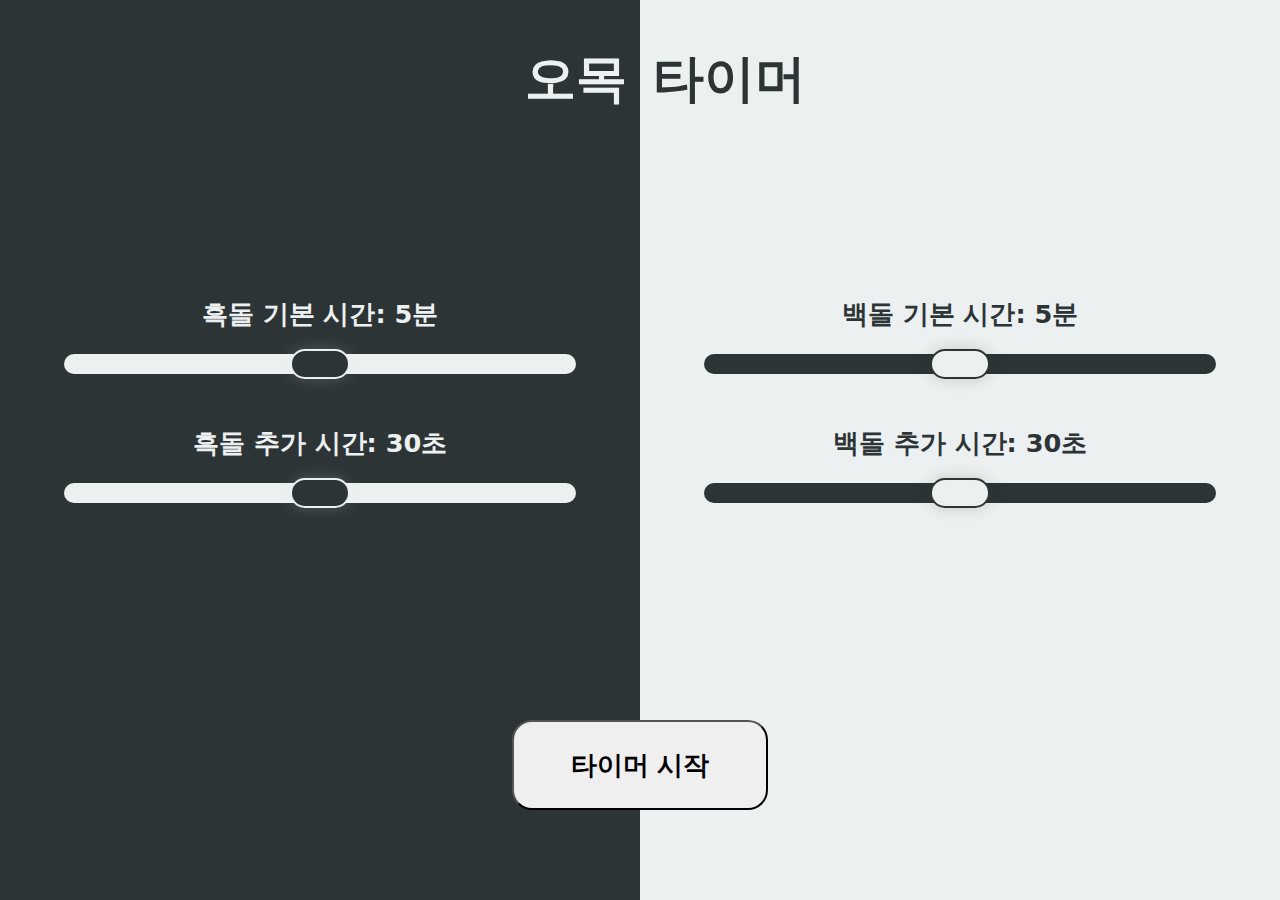
<file: index.html>
<!DOCTYPE html>
<html lang="en">
  <head>
    <meta charset="UTF-8" />
    <meta name="viewport" content="width=device-width, initial-scale=1.0" />
    <link rel="stylesheet" href="styles.css" />
    <title>오목 타이머</title>
  </head>
  <body>
    <main id="index">
      <h1>오목</h1>
      <h1>타이머</h1>
      <div class="black-input-container">
        <div class="input-container">
          <label for="black-default-input" id="black-default-input-label"
            >흑돌 기본 시간: 5분 0초</label
          >
          <input
            min="0"
            max="600"
            step="10"
            value="300"
            type="range"
            id="black-default-input"
          />
        </div>
        <div class="input-container">
          <label for="black-extra-input" id="black-extra-input-label"
            >흑돌 추가 시간: 30초</label
          >
          <input
            min="0"
            max="60"
            step="1"
            value="30"
            type="range"
            id="black-extra-input"
          />
        </div>
      </div>
      <div class="white-input-container">
        <div class="input-container">
          <label for="white-default-input" id="white-default-input-label"
            >백돌 기본 시간: 30초</label
          >
          <input
            min="0"
            max="600"
            step="10"
            value="300"
            type="range"
            id="white-default-input"
          />
        </div>
        <div class="input-container">
          <label for="white-extra-input" id="white-extra-input-label"
            >백돌 추가 시간: 30초</label
          >
          <input
            min="0"
            max="60"
            step="1"
            value="30"
            type="range"
            id="white-extra-input"
          />
        </div>
      </div>
      <a href="timer.html">
        <button>타이머 시작</button>
      </a>
    </main>
  </body>
  <script src="index.js"></script>
</html>
</file>
<file: styles.css>
body {
  width: 100vw;
  height: 100vh;
  margin: 0;
  font-family: system-ui, -apple-system, BlinkMacSystemFont, "Segoe UI", Roboto,
    Oxygen, Ubuntu, Cantarell, "Open Sans", "Helvetica Neue", sans-serif;
  font-weight: 600;
}

button {
  cursor: pointer;
  transition: transform 0.25s ease-in-out;
  font-weight: 600;
}

input {
  outline: none;
}

.black-btn {
  background-color: #2d3436;
  color: #ecf0f1;
  border: 2px solid #ecf0f1;
  box-shadow: 0px 0px 15px 0px rgba(236, 240, 241, 0.2);
}

.white-btn {
  background-color: #ecf0f1;
  color: #2d3436;
  border: 2px solid #2d3436;
  box-shadow: 0px 0px 15px 0px rgba(45, 52, 54, 0.2);
}

#index {
  width: 100%;
  height: 100%;
  background: linear-gradient(to right, #2d3436 50%, #ecf0f1 50%);
  position: relative;
}

#index h1 {
  display: inline;
  position: absolute;
  font-size: 4vw;
  margin-top: 5vh;
}

#index h1:first-child {
  right: 51%;
  color: #ecf0f1;
}

#index h1:nth-child(2) {
  left: 51%;
  color: #2d3436;
}

#index button {
  position: absolute;
  width: 20%;
  height: 10%;
  left: 40%;
  bottom: 10%;
  font-size: 2vw;
  border-radius: 20px;
}

#index button:hover {
  transform: scale(1.1);
}

@media (max-height: 700px) {
  #index button {
    top: 3vh;
    left: 3vh;
    width: 150px;
    height: 60px;
    font-size: 24px;
  }
}

.input-container {
  width: 80%;
  display: flex;
  flex-direction: column;
  align-items: center;
  gap: 20px;
  font-size: 2vw;
}

.input-container input {
  width: 100%;
  height: 20px;
  border-radius: 10px;
  -webkit-appearance: none;
}

.input-container input::-webkit-slider-thumb {
  -webkit-appearance: none;
  width: 60px;
  height: 30px;
  border-radius: 15px;
  cursor: pointer;
  transition: transform 0.25s ease-in-out;
}

.input-container input::-webkit-slider-thumb:hover {
  transform: scale(1.1);
}

.black-input-container,
.white-input-container {
  width: 50%;
  display: flex;
  position: absolute;
  flex-direction: column;
  align-items: center;
  gap: 50px;
  top: 33%;
}

.black-input-container {
  left: 0;
  color: #ecf0f1;
}

.black-input-container input {
  background-color: #ecf0f1;
}

.black-input-container input::-webkit-slider-thumb {
  background-color: #2d3436;
  border: 2px solid #ecf0f1;
  box-shadow: 0px 0px 15px 0px rgba(237, 241, 242, 0.2);
}

.white-input-container {
  right: 0;
  color: #2d3436;
}

.white-input-container input {
  background-color: #2d3436;
}

.white-input-container input::-webkit-slider-thumb {
  background-color: #ecf0f1;
  border: 2px solid #2d3436;
  box-shadow: 0px 0px 15px 0px rgba(45, 52, 54, 0.2);
}

#timer {
  width: 100%;
  height: 100%;
  background-color: #2d3436;
  display: flex;
  justify-content: center;
  align-items: center;
  position: relative;
}

#timer button {
  width: 35%;
  border-radius: 50%;
  aspect-ratio: 1/1;
  font-size: 3vw;
}

#timer a {
  position: absolute;
  top: 10px;
  right: 10px;
  font-size: 24px;
  color: #ecf0f1;
  cursor: pointer;
  text-decoration: none;
}

#timer a:hover {
  text-decoration: underline;
  text-underline-offset: 5px;
}

#timer #fullscreen-btn {
  font-size: 24px;
  color: #ecf0f1;
  cursor: pointer;
  position: absolute;
  top: 16px;
  right: 120px;
}
</file>
